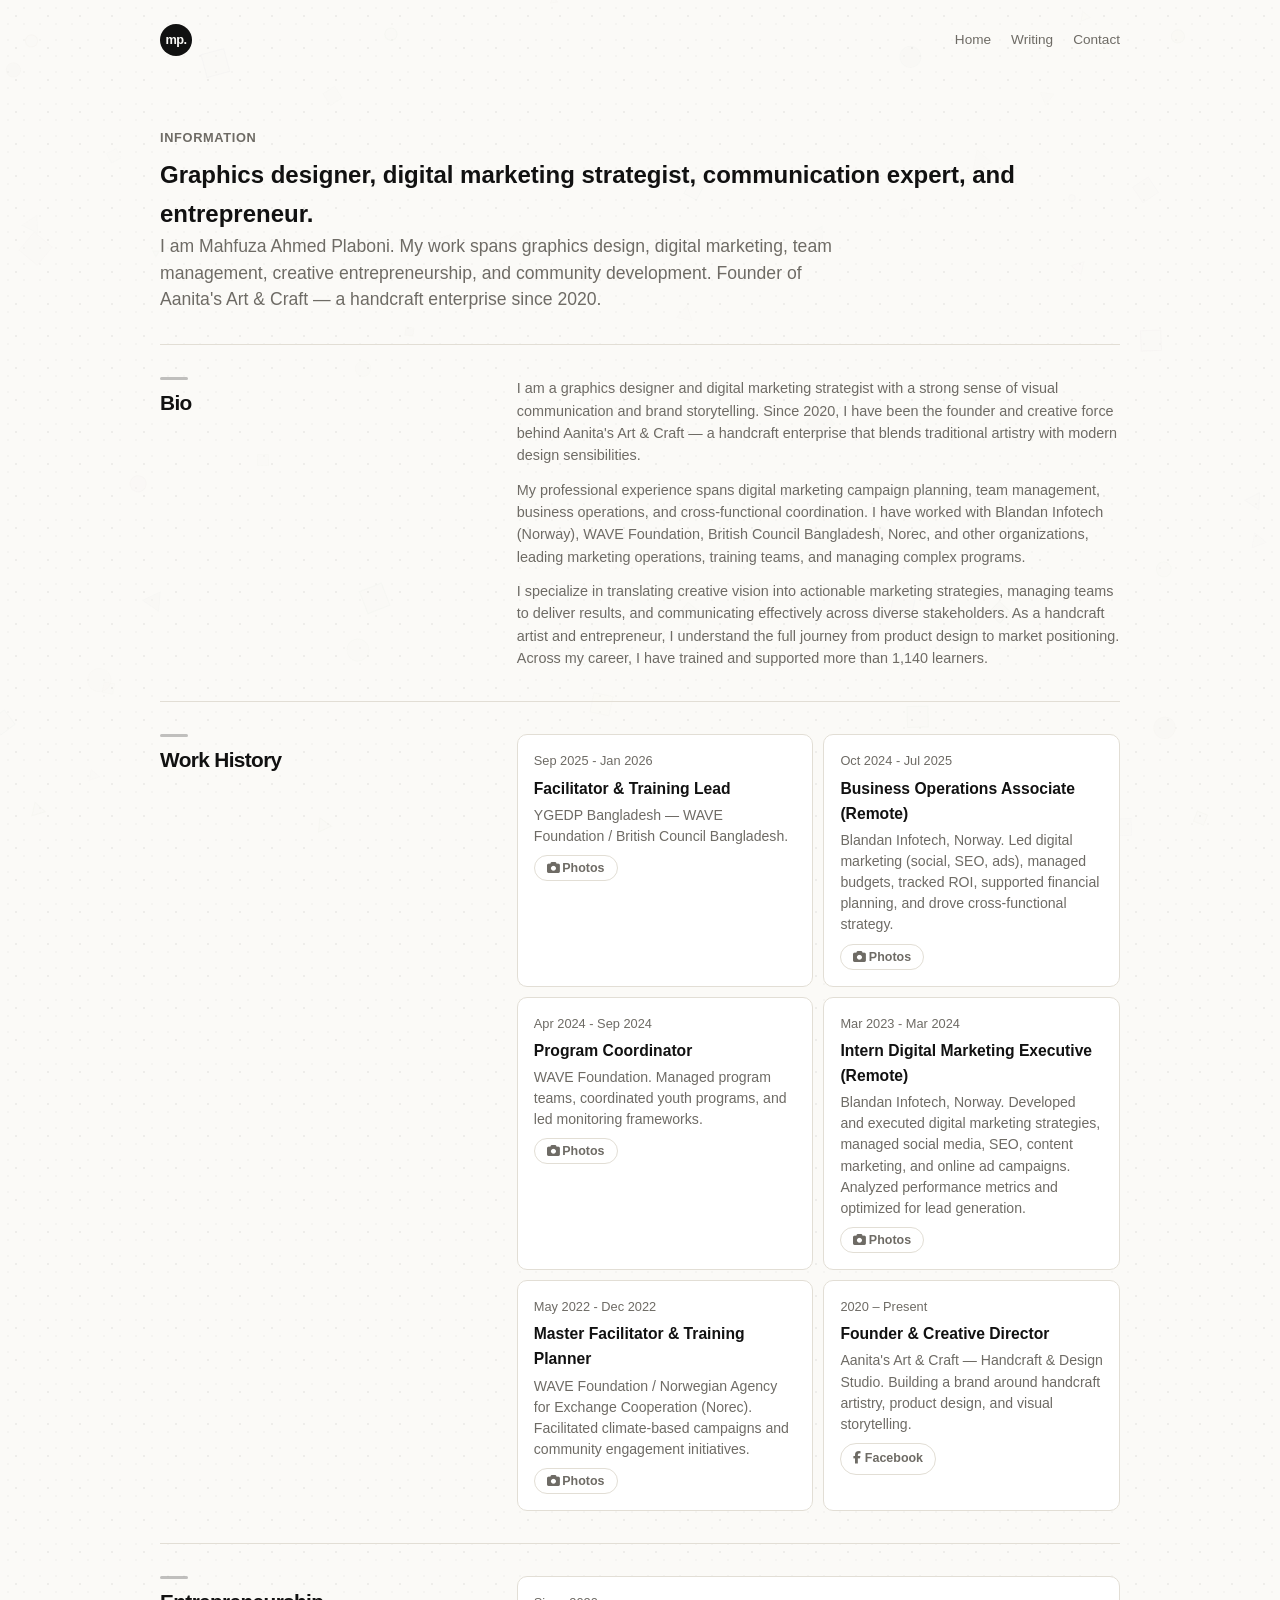
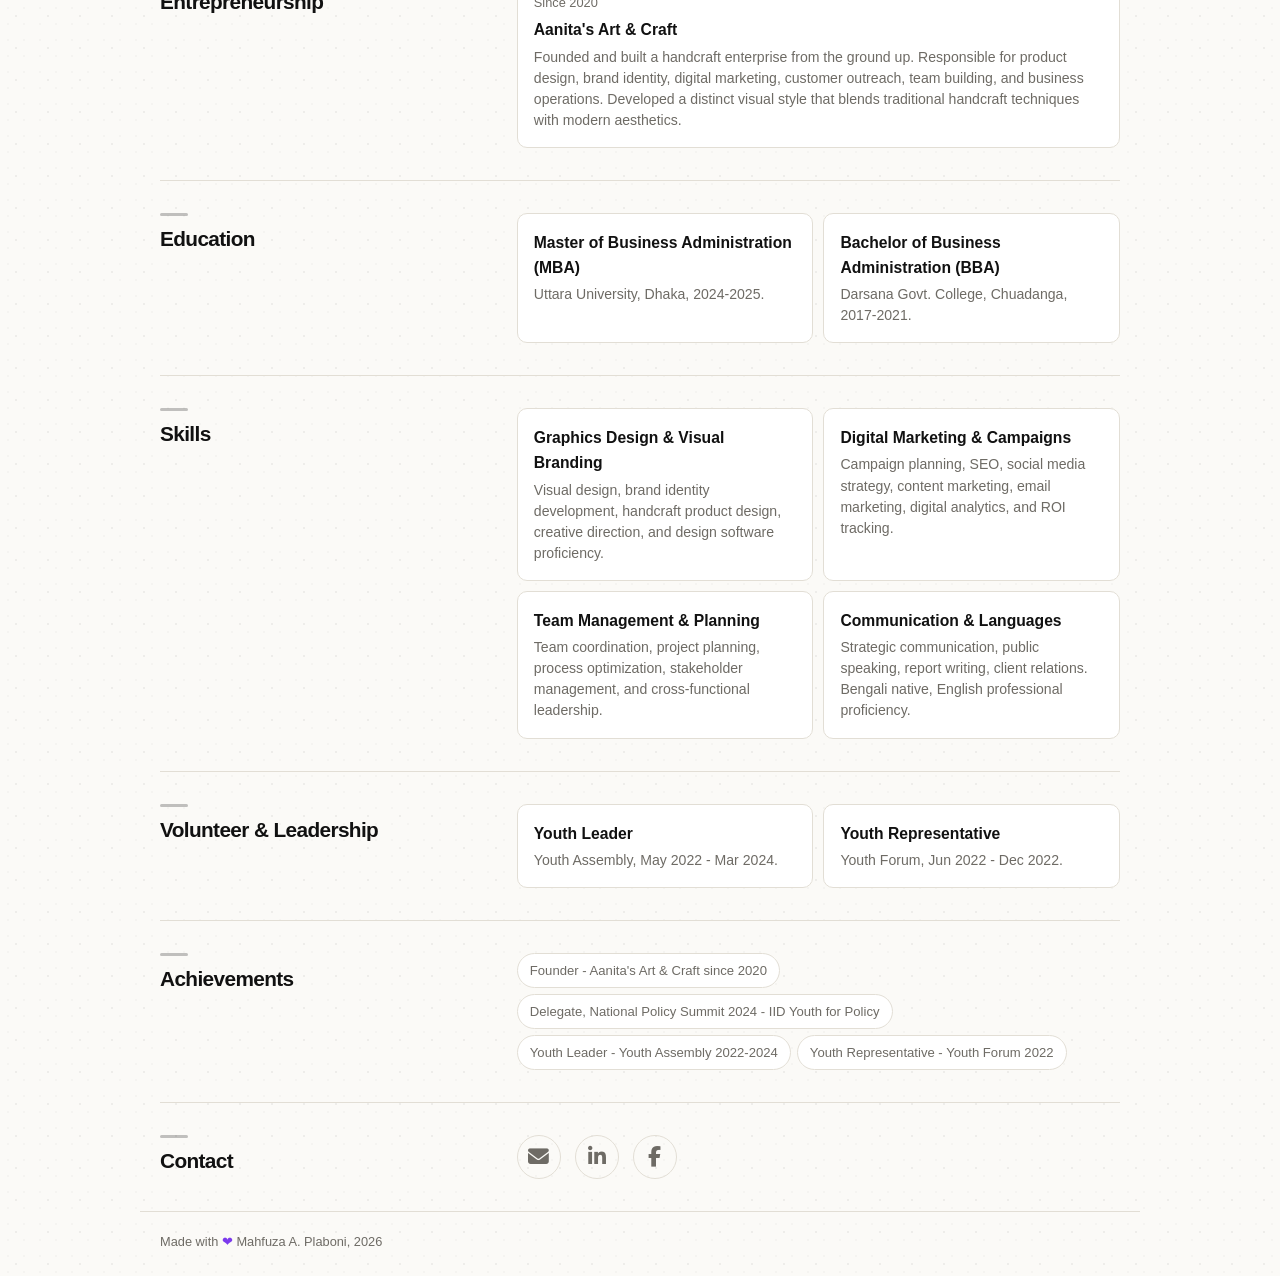
<file: info.html>
<!DOCTYPE html>
<html lang="en">
<head>
  <meta charset="UTF-8">
  <meta name="viewport" content="width=device-width, initial-scale=1.0">
  <title>Information - Mahfuza Ahmed Plaboni</title>
  <meta name="description" content="Creative Facilitator & Digital Strategist — Graphics design, digital marketing, communication, and entrepreneurship.">
  <link rel="icon" type="image/svg+xml" href="favicon.svg">
  <meta property="og:title" content="Mahfuza Ahmed Plaboni — Creative Facilitator & Digital Strategist">
  <meta property="og:description" content="Graphics design, digital marketing, communication, and entrepreneurship. Founder of Aanita's Art & Craft.">
  <meta property="og:image" content="https://mahfuzaplaboni.vercel.app/mahfuza%201.png">
  <meta property="og:image:width" content="1200">
  <meta property="og:image:height" content="630">
  <meta property="og:url" content="https://mahfuzaplaboni.vercel.app">
  <meta property="og:type" content="website">
  <meta name="twitter:card" content="summary_large_image">
  <meta name="twitter:title" content="Mahfuza Ahmed Plaboni — Creative Facilitator & Digital Strategist">
  <meta name="twitter:description" content="Graphics design, digital marketing, communication, and entrepreneurship. Founder of Aanita's Art & Craft.">
  <meta name="twitter:image" content="https://mahfuzaplaboni.vercel.app/mahfuza%201.png">
  <link rel="stylesheet" href="https://cdnjs.cloudflare.com/ajax/libs/font-awesome/6.5.1/css/all.min.css">
  <link rel="stylesheet" href="style.css">
</head>
<body>
  <canvas id="geometry-canvas"></canvas>

  <header class="site-header">
    <a class="mark" href="index.html">mp.</a>
    <nav aria-label="Primary navigation">
      <a href="info.html">Home</a>
      <a href="index.html#writing">Writing</a>
      <a href="index.html#contact">Contact</a>
    </nav>
  </header>

  <main>
    <section class="info-hero">
      <p class="page-kicker">Information</p>
      <h1>Graphics designer, digital marketing strategist, communication expert, and entrepreneur.</h1>
      <p>
        I am Mahfuza Ahmed Plaboni. My work spans graphics design, digital marketing, team management, creative entrepreneurship, and community development. Founder of Aanita's Art & Craft — a handcraft enterprise since 2020.
      </p>
    </section>

    <section class="info-section section-reveal">
      <h2>Bio</h2>
      <div class="info-copy">
        <p>
          I am a graphics designer and digital marketing strategist with a strong sense of visual communication and brand storytelling. Since 2020, I have been the founder and creative force behind Aanita's Art & Craft — a handcraft enterprise that blends traditional artistry with modern design sensibilities.
        </p>
        <p>
          My professional experience spans digital marketing campaign planning, team management, business operations, and cross-functional coordination. I have worked with Blandan Infotech (Norway), WAVE Foundation, British Council Bangladesh, Norec, and other organizations, leading marketing operations, training teams, and managing complex programs.
        </p>
        <p>
          I specialize in translating creative vision into actionable marketing strategies, managing teams to deliver results, and communicating effectively across diverse stakeholders. As a handcraft artist and entrepreneur, I understand the full journey from product design to market positioning. Across my career, I have trained and supported more than 1,140 learners.
        </p>
      </div>
    </section>

    <section class="info-section section-reveal">
      <h2>Work History</h2>
      <div class="info-grid">
        <article class="info-card">
          <span>Sep 2025 - Jan 2026</span>
          <h3>Facilitator & Training Lead</h3>
          <p>YGEDP Bangladesh &mdash; WAVE Foundation / British Council Bangladesh.</p>
          <button class="photo-btn" data-gallery="youth-green-entrepreneurship"><i class="fas fa-camera"></i> Photos</button>
        </article>
        <article class="info-card">
          <span>Oct 2024 - Jul 2025</span>
          <h3>Business Operations Associate (Remote)</h3>
          <p>Blandan Infotech, Norway. Led digital marketing (social, SEO, ads), managed budgets, tracked ROI, supported financial planning, and drove cross-functional strategy.</p>
          <button class="photo-btn" data-gallery="business-operations"><i class="fas fa-camera"></i> Photos</button>
        </article>
        <article class="info-card">
          <span>Apr 2024 - Sep 2024</span>
          <h3>Program Coordinator</h3>
          <p>WAVE Foundation. Managed program teams, coordinated youth programs, and led monitoring frameworks.</p>
          <button class="photo-btn" data-gallery="program-coordination"><i class="fas fa-camera"></i> Photos</button>
        </article>
        <article class="info-card">
          <span>Mar 2023 - Mar 2024</span>
          <h3>Intern Digital Marketing Executive (Remote)</h3>
          <p>Blandan Infotech, Norway. Developed and executed digital marketing strategies, managed social media, SEO, content marketing, and online ad campaigns. Analyzed performance metrics and optimized for lead generation.</p>
          <button class="photo-btn" data-gallery="business-operations"><i class="fas fa-camera"></i> Photos</button>
        </article>
        <article class="info-card">
          <span>May 2022 - Dec 2022</span>
          <h3>Master Facilitator & Training Planner</h3>
          <p>WAVE Foundation / Norwegian Agency for Exchange Cooperation (Norec). Facilitated climate-based campaigns and community engagement initiatives.</p>
          <button class="photo-btn" data-gallery="climate-leadership"><i class="fas fa-camera"></i> Photos</button>
        </article>
        <article class="info-card">
          <span>2020 &ndash; Present</span>
          <h3>Founder & Creative Director</h3>
          <p>Aanita's Art & Craft &mdash; Handcraft & Design Studio. Building a brand around handcraft artistry, product design, and visual storytelling.</p>
          <a href="https://www.facebook.com/Aanita.ArtCraft" target="_blank" rel="noopener" class="photo-btn"><i class="fab fa-facebook-f"></i> Facebook</a>
        </article>
      </div>
    </section>

    <section class="info-section section-reveal">
      <h2>Entrepreneurship</h2>
      <div class="info-card">
        <span>Since 2020</span>
        <h3>Aanita's Art & Craft</h3>
        <p>Founded and built a handcraft enterprise from the ground up. Responsible for product design, brand identity, digital marketing, customer outreach, team building, and business operations. Developed a distinct visual style that blends traditional handcraft techniques with modern aesthetics.</p>
      </div>
    </section>

    <section class="info-section section-reveal">
      <h2>Education</h2>
      <div class="info-grid">
        <article class="info-card">
          <h3>Master of Business Administration (MBA)</h3>
          <p>Uttara University, Dhaka, 2024-2025.</p>
        </article>
        <article class="info-card">
          <h3>Bachelor of Business Administration (BBA)</h3>
          <p>Darsana Govt. College, Chuadanga, 2017-2021.</p>
        </article>
      </div>
    </section>

    <section class="info-section section-reveal">
      <h2>Skills</h2>
      <div class="info-grid">
        <article class="info-card">
          <h3>Graphics Design & Visual Branding</h3>
          <p>Visual design, brand identity development, handcraft product design, creative direction, and design software proficiency.</p>
        </article>
        <article class="info-card">
          <h3>Digital Marketing & Campaigns</h3>
          <p>Campaign planning, SEO, social media strategy, content marketing, email marketing, digital analytics, and ROI tracking.</p>
        </article>
        <article class="info-card">
          <h3>Team Management & Planning</h3>
          <p>Team coordination, project planning, process optimization, stakeholder management, and cross-functional leadership.</p>
        </article>
        <article class="info-card">
          <h3>Communication & Languages</h3>
          <p>Strategic communication, public speaking, report writing, client relations. Bengali native, English professional proficiency.</p>
        </article>
      </div>
    </section>

    <section class="info-section section-reveal">
      <h2>Volunteer & Leadership</h2>
      <div class="info-grid">
        <article class="info-card">
          <h3>Youth Leader</h3>
          <p>Youth Assembly, May 2022 - Mar 2024.</p>
        </article>
        <article class="info-card">
          <h3>Youth Representative</h3>
          <p>Youth Forum, Jun 2022 - Dec 2022.</p>
        </article>
      </div>
    </section>

    <section class="info-section section-reveal">
      <h2>Achievements</h2>
      <div class="compact-tags">
        <span>Founder - Aanita's Art & Craft since 2020</span>
        <span>Delegate, National Policy Summit 2024 - IID Youth for Policy</span>
        <span>Youth Leader - Youth Assembly 2022-2024</span>
        <span>Youth Representative - Youth Forum 2022</span>
      </div>
    </section>

    <section class="info-section contact-block">
      <h2>Contact</h2>
      <div>
        <div class="contact-links">
          <a href="mailto:plabonimahfuza@gmail.com" aria-label="Email"><i class="fas fa-envelope"></i></a>
          <a href="https://www.linkedin.com/in/mahfuzaaplaboni/" target="_blank" rel="noopener" aria-label="LinkedIn"><i class="fab fa-linkedin-in"></i></a>
          <a href="https://facebook.com/mahfuzaaplaboni" target="_blank" rel="noopener" aria-label="Facebook"><i class="fab fa-facebook-f"></i></a>
        </div>
      </div>
    </section>
  </main>

  <footer class="site-footer">
    <span>Made with <span class="footer-love">&#10084;</span> Mahfuza A. Plaboni, 2026</span>
  </footer>

  <script src="protect.js"></script>
  <script src="geometry.js"></script>
  <script src="script.js"></script>
</body>
</html>
</file>
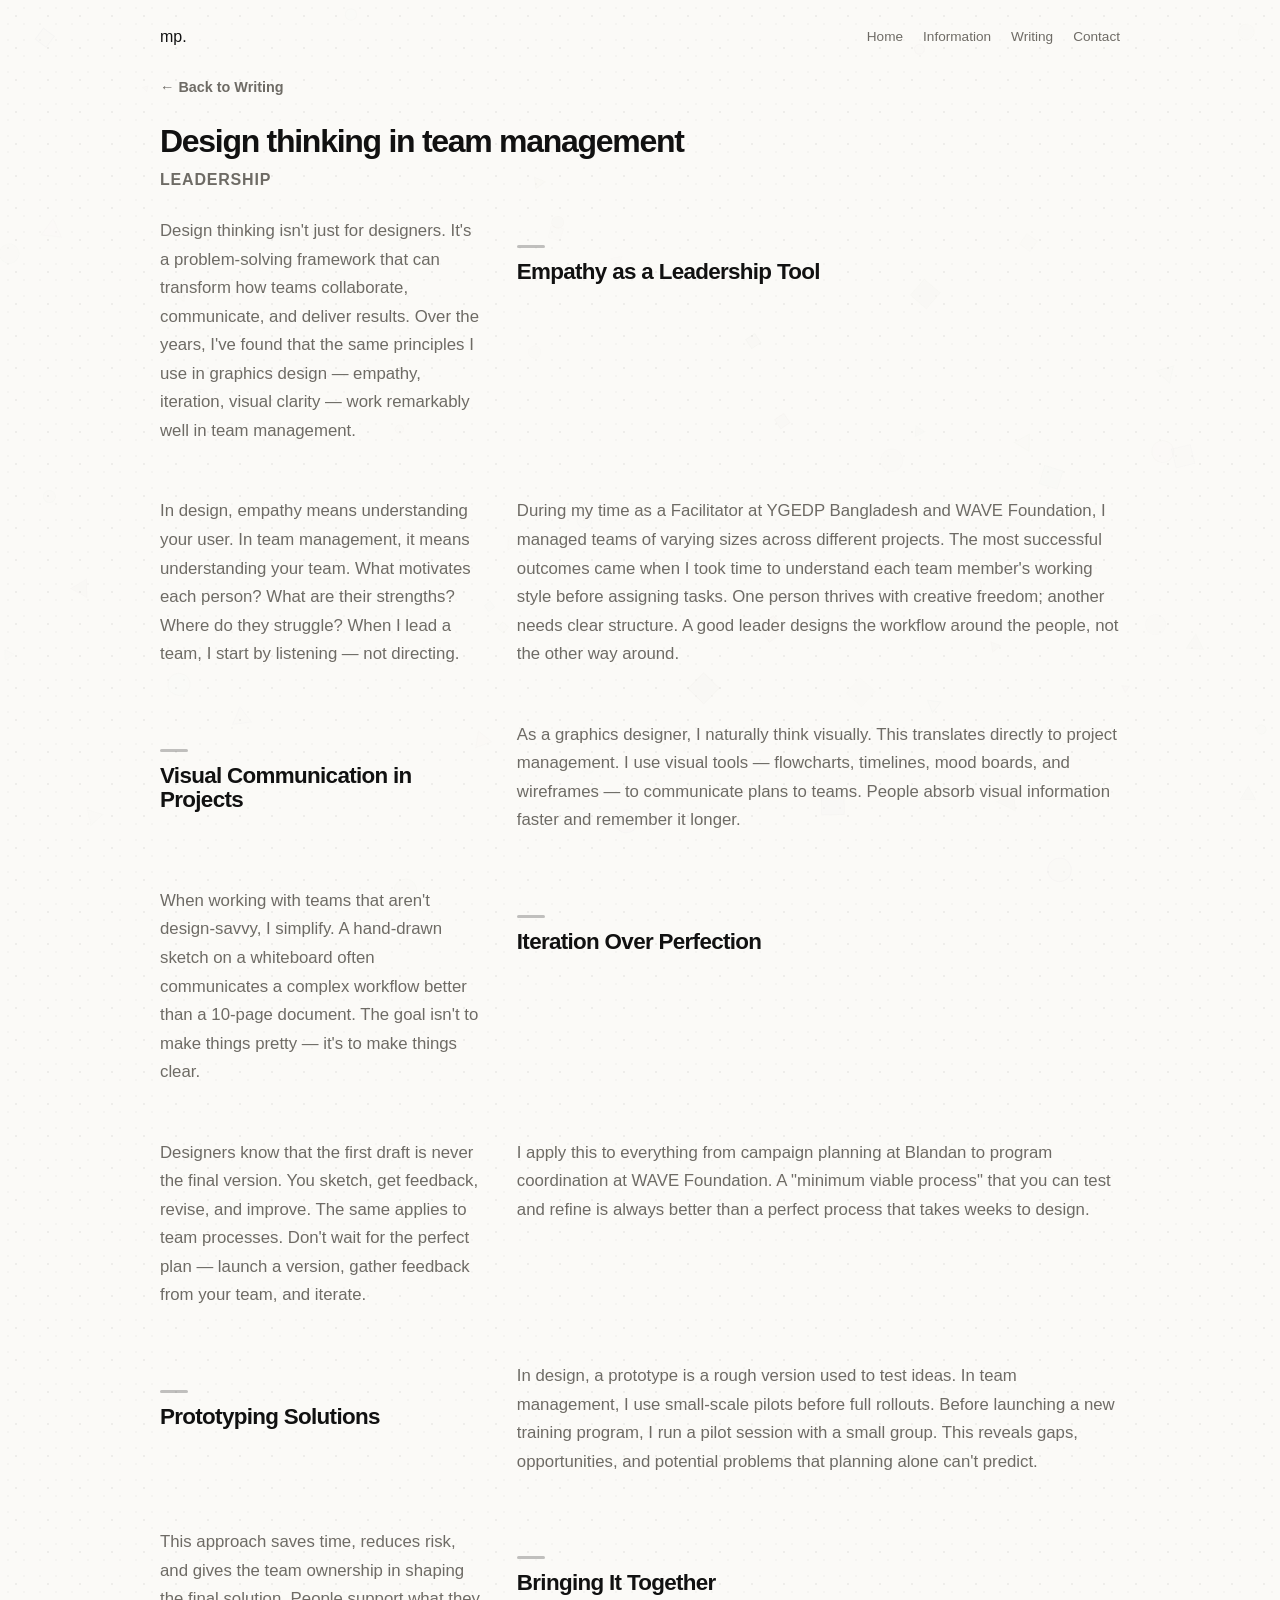
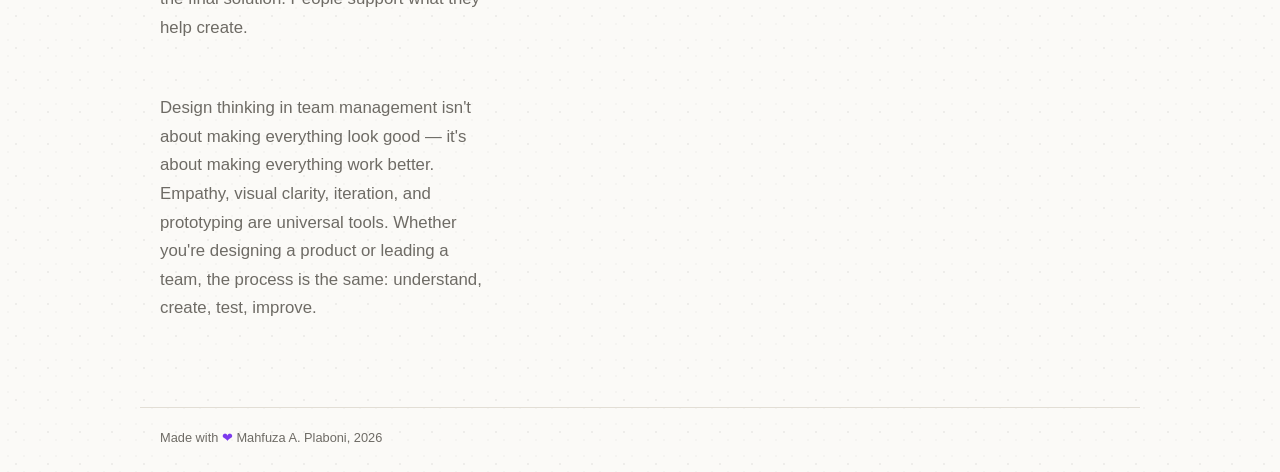
<file: writing-design-thinking.html>
<!DOCTYPE html>
<html lang="en">
<head>
  <meta charset="UTF-8">
  <meta name="viewport" content="width=device-width, initial-scale=1.0">
  <title>Design Thinking in Team Management — Mahfuza A. Plaboni</title>
  <meta name="description" content="How graphics design principles and creative workflows can improve team coordination and project outcomes.">
  <link rel="icon" type="image/svg+xml" href="favicon.svg">
  <link rel="stylesheet" href="https://cdnjs.cloudflare.com/ajax/libs/font-awesome/6.5.1/css/all.min.css">
  <link rel="stylesheet" href="style.css">
</head>
<body>
  <canvas id="geometry-canvas"></canvas>

  <header class="site-header">
    <a class="logo" href="index.html">mp.</a>
    <nav>
      <a href="index.html">Home</a>
      <a href="info.html">Information</a>
      <a href="index.html#writing" class="active">Writing</a>
      <a href="index.html#contact">Contact</a>
    </nav>
  </header>

  <main class="container">
    <section class="section">
      <a class="text-link" href="index.html#writing" style="margin-bottom:24px;display:inline-block;">&larr; Back to Writing</a>
      <h1 style="font-size:2rem;font-weight:800;letter-spacing:-0.04em;line-height:1.15;margin-bottom:8px;">Design thinking in team management</h1>
      <p class="subtitle" style="margin-bottom:24px;">Leadership</p>

      <div class="info-section" style="border:none;padding:0;">
        <p style="color:var(--muted);font-size:1.05rem;line-height:1.7;margin-bottom:20px;">
          Design thinking isn't just for designers. It's a problem-solving framework that can transform how teams collaborate, communicate, and deliver results. Over the years, I've found that the same principles I use in graphics design — empathy, iteration, visual clarity — work remarkably well in team management.
        </p>
        <h2 style="font-size:1.4rem;font-weight:700;margin-bottom:12px;margin-top:28px;">Empathy as a Leadership Tool</h2>
        <p style="color:var(--muted);font-size:1.05rem;line-height:1.7;margin-bottom:20px;">
          In design, empathy means understanding your user. In team management, it means understanding your team. What motivates each person? What are their strengths? Where do they struggle? When I lead a team, I start by listening — not directing.
        </p>
        <p style="color:var(--muted);font-size:1.05rem;line-height:1.7;margin-bottom:20px;">
          During my time as a Facilitator at YGEDP Bangladesh and WAVE Foundation, I managed teams of varying sizes across different projects. The most successful outcomes came when I took time to understand each team member's working style before assigning tasks. One person thrives with creative freedom; another needs clear structure. A good leader designs the workflow around the people, not the other way around.
        </p>
        <h2 style="font-size:1.4rem;font-weight:700;margin-bottom:12px;margin-top:28px;">Visual Communication in Projects</h2>
        <p style="color:var(--muted);font-size:1.05rem;line-height:1.7;margin-bottom:20px;">
          As a graphics designer, I naturally think visually. This translates directly to project management. I use visual tools — flowcharts, timelines, mood boards, and wireframes — to communicate plans to teams. People absorb visual information faster and remember it longer.
        </p>
        <p style="color:var(--muted);font-size:1.05rem;line-height:1.7;margin-bottom:20px;">
          When working with teams that aren't design-savvy, I simplify. A hand-drawn sketch on a whiteboard often communicates a complex workflow better than a 10-page document. The goal isn't to make things pretty — it's to make things clear.
        </p>
        <h2 style="font-size:1.4rem;font-weight:700;margin-bottom:12px;margin-top:28px;">Iteration Over Perfection</h2>
        <p style="color:var(--muted);font-size:1.05rem;line-height:1.7;margin-bottom:20px;">
          Designers know that the first draft is never the final version. You sketch, get feedback, revise, and improve. The same applies to team processes. Don't wait for the perfect plan — launch a version, gather feedback from your team, and iterate.
        </p>
        <p style="color:var(--muted);font-size:1.05rem;line-height:1.7;margin-bottom:20px;">
          I apply this to everything from campaign planning at Blandan to program coordination at WAVE Foundation. A "minimum viable process" that you can test and refine is always better than a perfect process that takes weeks to design.
        </p>
        <h2 style="font-size:1.4rem;font-weight:700;margin-bottom:12px;margin-top:28px;">Prototyping Solutions</h2>
        <p style="color:var(--muted);font-size:1.05rem;line-height:1.7;margin-bottom:20px;">
          In design, a prototype is a rough version used to test ideas. In team management, I use small-scale pilots before full rollouts. Before launching a new training program, I run a pilot session with a small group. This reveals gaps, opportunities, and potential problems that planning alone can't predict.
        </p>
        <p style="color:var(--muted);font-size:1.05rem;line-height:1.7;margin-bottom:20px;">
          This approach saves time, reduces risk, and gives the team ownership in shaping the final solution. People support what they help create.
        </p>
        <h2 style="font-size:1.4rem;font-weight:700;margin-bottom:12px;margin-top:28px;">Bringing It Together</h2>
        <p style="color:var(--muted);font-size:1.05rem;line-height:1.7;margin-bottom:20px;">
          Design thinking in team management isn't about making everything look good — it's about making everything work better. Empathy, visual clarity, iteration, and prototyping are universal tools. Whether you're designing a product or leading a team, the process is the same: understand, create, test, improve.
        </p>
      </div>
    </section>
  </main>

  <footer class="site-footer">
    <span>Made with <span class="footer-love">&#10084;</span> Mahfuza A. Plaboni, 2026</span>
  </footer>

  <script src="geometry.js"></script>
  <script src="script.js"></script>
  <script src="protect.js"></script>
</body>
</html>
</file>
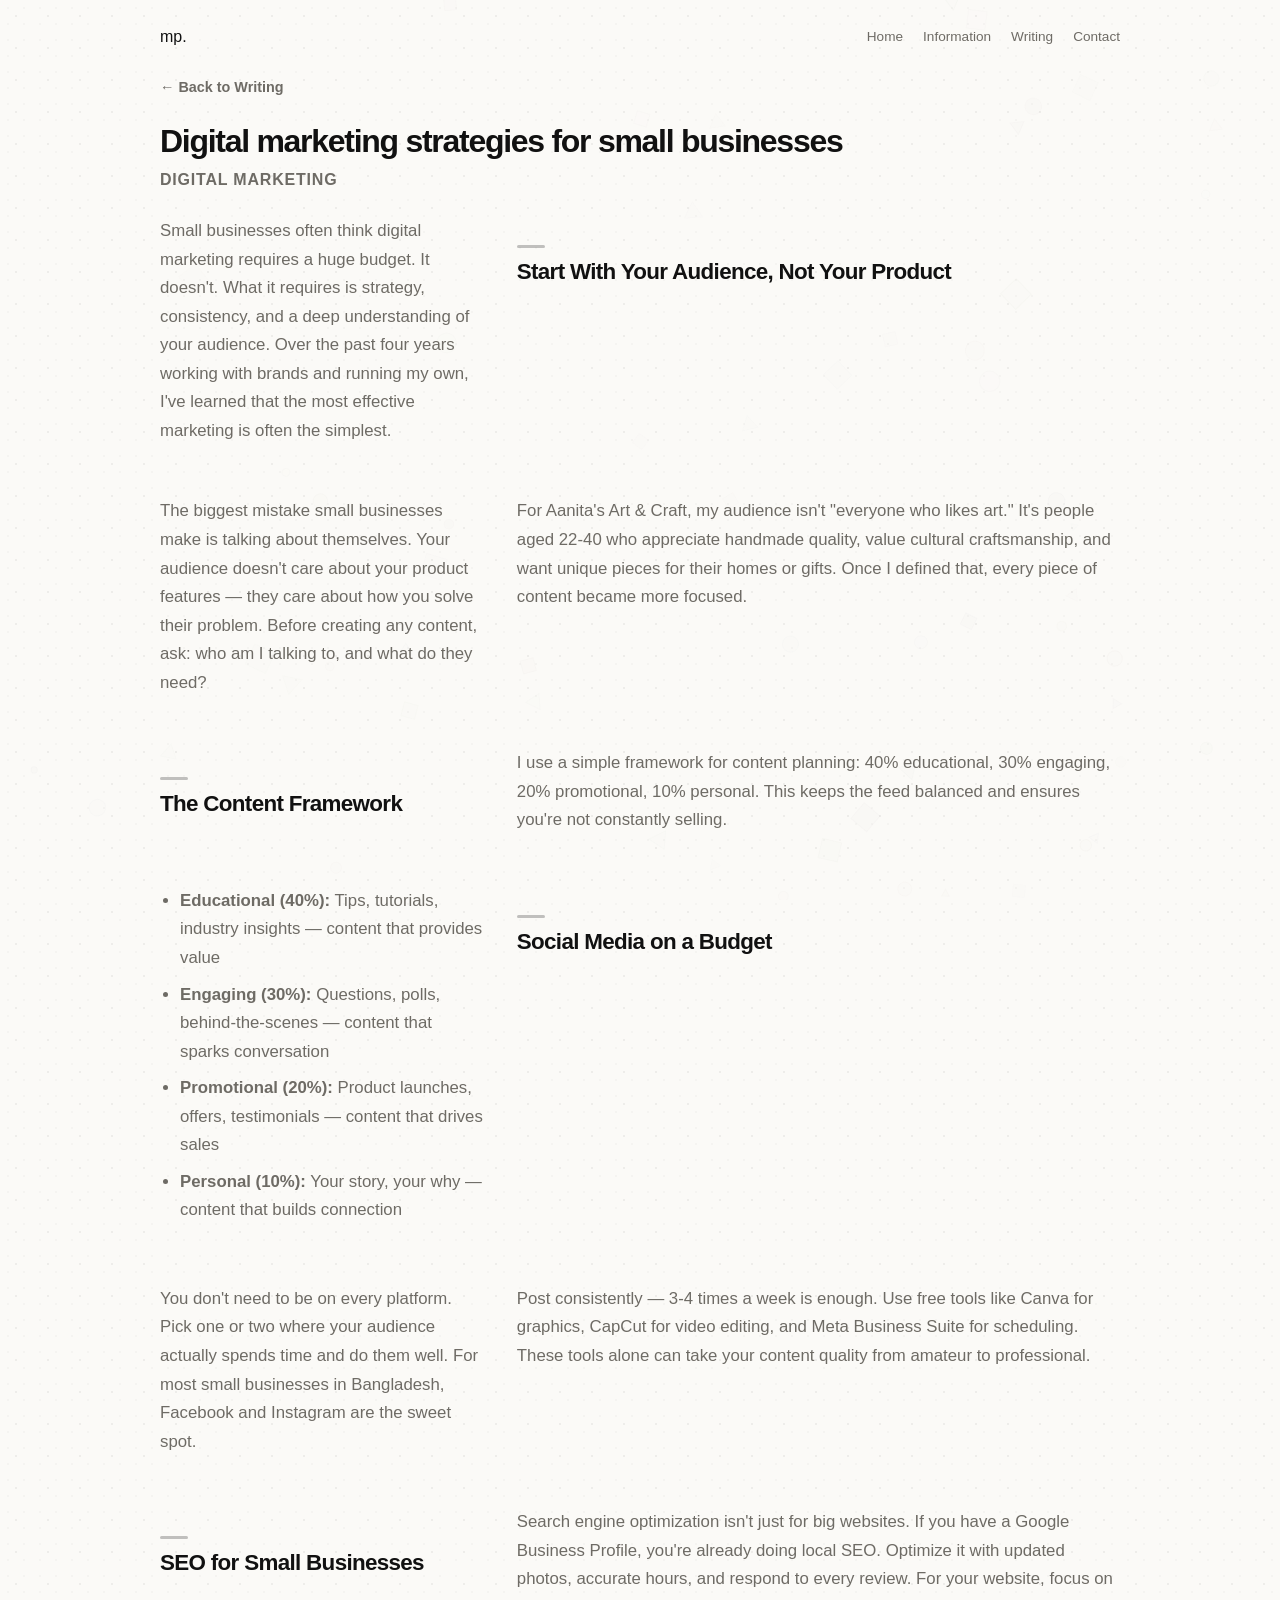
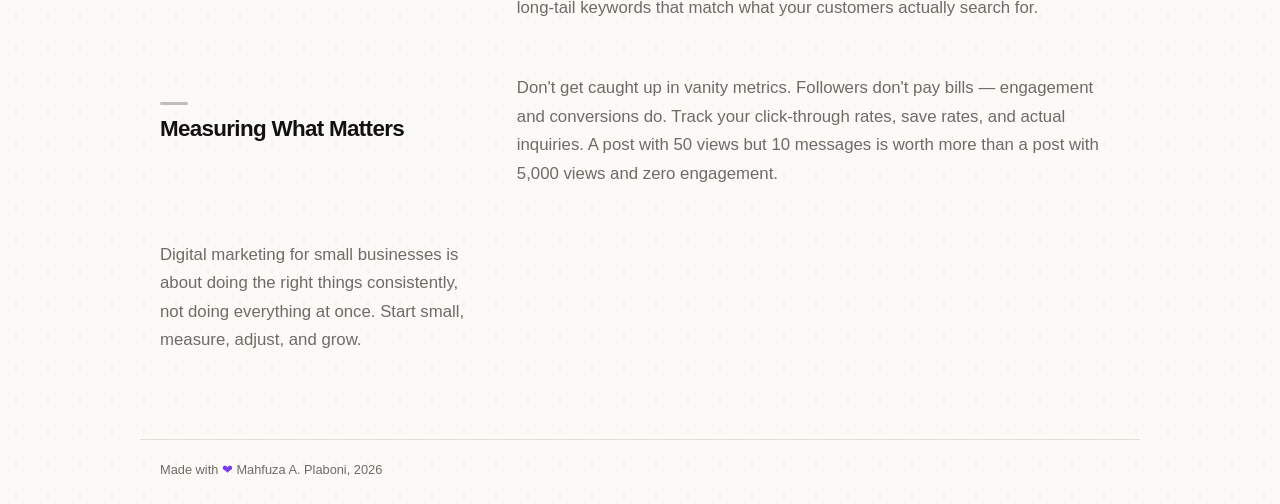
<file: writing-digital-marketing.html>
<!DOCTYPE html>
<html lang="en">
<head>
  <meta charset="UTF-8">
  <meta name="viewport" content="width=device-width, initial-scale=1.0">
  <title>Digital Marketing for Small Businesses — Mahfuza A. Plaboni</title>
  <meta name="description" content="Practical approaches to campaign planning, brand positioning, and social media growth on a budget.">
  <link rel="icon" type="image/svg+xml" href="favicon.svg">
  <link rel="stylesheet" href="https://cdnjs.cloudflare.com/ajax/libs/font-awesome/6.5.1/css/all.min.css">
  <link rel="stylesheet" href="style.css">
</head>
<body>
  <canvas id="geometry-canvas"></canvas>

  <header class="site-header">
    <a class="logo" href="index.html">mp.</a>
    <nav>
      <a href="index.html">Home</a>
      <a href="info.html">Information</a>
      <a href="index.html#writing" class="active">Writing</a>
      <a href="index.html#contact">Contact</a>
    </nav>
  </header>

  <main class="container">
    <section class="section">
      <a class="text-link" href="index.html#writing" style="margin-bottom:24px;display:inline-block;">&larr; Back to Writing</a>
      <h1 style="font-size:2rem;font-weight:800;letter-spacing:-0.04em;line-height:1.15;margin-bottom:8px;">Digital marketing strategies for small businesses</h1>
      <p class="subtitle" style="margin-bottom:24px;">Digital Marketing</p>

      <div class="info-section" style="border:none;padding:0;">
        <p style="color:var(--muted);font-size:1.05rem;line-height:1.7;margin-bottom:20px;">
          Small businesses often think digital marketing requires a huge budget. It doesn't. What it requires is strategy, consistency, and a deep understanding of your audience. Over the past four years working with brands and running my own, I've learned that the most effective marketing is often the simplest.
        </p>
        <h2 style="font-size:1.4rem;font-weight:700;margin-bottom:12px;margin-top:28px;">Start With Your Audience, Not Your Product</h2>
        <p style="color:var(--muted);font-size:1.05rem;line-height:1.7;margin-bottom:20px;">
          The biggest mistake small businesses make is talking about themselves. Your audience doesn't care about your product features — they care about how you solve their problem. Before creating any content, ask: who am I talking to, and what do they need?
        </p>
        <p style="color:var(--muted);font-size:1.05rem;line-height:1.7;margin-bottom:20px;">
          For Aanita's Art & Craft, my audience isn't "everyone who likes art." It's people aged 22-40 who appreciate handmade quality, value cultural craftsmanship, and want unique pieces for their homes or gifts. Once I defined that, every piece of content became more focused.
        </p>
        <h2 style="font-size:1.4rem;font-weight:700;margin-bottom:12px;margin-top:28px;">The Content Framework</h2>
        <p style="color:var(--muted);font-size:1.05rem;line-height:1.7;margin-bottom:20px;">
          I use a simple framework for content planning: 40% educational, 30% engaging, 20% promotional, 10% personal. This keeps the feed balanced and ensures you're not constantly selling.
        </p>
        <ul style="color:var(--muted);font-size:1.05rem;line-height:1.7;margin-bottom:20px;padding-left:20px;">
          <li style="margin-bottom:8px;"><strong>Educational (40%):</strong> Tips, tutorials, industry insights — content that provides value</li>
          <li style="margin-bottom:8px;"><strong>Engaging (30%):</strong> Questions, polls, behind-the-scenes — content that sparks conversation</li>
          <li style="margin-bottom:8px;"><strong>Promotional (20%):</strong> Product launches, offers, testimonials — content that drives sales</li>
          <li style="margin-bottom:8px;"><strong>Personal (10%):</strong> Your story, your why — content that builds connection</li>
        </ul>
        <h2 style="font-size:1.4rem;font-weight:700;margin-bottom:12px;margin-top:28px;">Social Media on a Budget</h2>
        <p style="color:var(--muted);font-size:1.05rem;line-height:1.7;margin-bottom:20px;">
          You don't need to be on every platform. Pick one or two where your audience actually spends time and do them well. For most small businesses in Bangladesh, Facebook and Instagram are the sweet spot.
        </p>
        <p style="color:var(--muted);font-size:1.05rem;line-height:1.7;margin-bottom:20px;">
          Post consistently — 3-4 times a week is enough. Use free tools like Canva for graphics, CapCut for video editing, and Meta Business Suite for scheduling. These tools alone can take your content quality from amateur to professional.
        </p>
        <h2 style="font-size:1.4rem;font-weight:700;margin-bottom:12px;margin-top:28px;">SEO for Small Businesses</h2>
        <p style="color:var(--muted);font-size:1.05rem;line-height:1.7;margin-bottom:20px;">
          Search engine optimization isn't just for big websites. If you have a Google Business Profile, you're already doing local SEO. Optimize it with updated photos, accurate hours, and respond to every review. For your website, focus on long-tail keywords that match what your customers actually search for.
        </p>
        <h2 style="font-size:1.4rem;font-weight:700;margin-bottom:12px;margin-top:28px;">Measuring What Matters</h2>
        <p style="color:var(--muted);font-size:1.05rem;line-height:1.7;margin-bottom:20px;">
          Don't get caught up in vanity metrics. Followers don't pay bills — engagement and conversions do. Track your click-through rates, save rates, and actual inquiries. A post with 50 views but 10 messages is worth more than a post with 5,000 views and zero engagement.
        </p>
        <p style="color:var(--muted);font-size:1.05rem;line-height:1.7;margin-bottom:20px;">
          Digital marketing for small businesses is about doing the right things consistently, not doing everything at once. Start small, measure, adjust, and grow.
        </p>
      </div>
    </section>
  </main>

  <footer class="site-footer">
    <span>Made with <span class="footer-love">&#10084;</span> Mahfuza A. Plaboni, 2026</span>
  </footer>

  <script src="geometry.js"></script>
  <script src="script.js"></script>
  <script src="protect.js"></script>
</body>
</html>
</file>
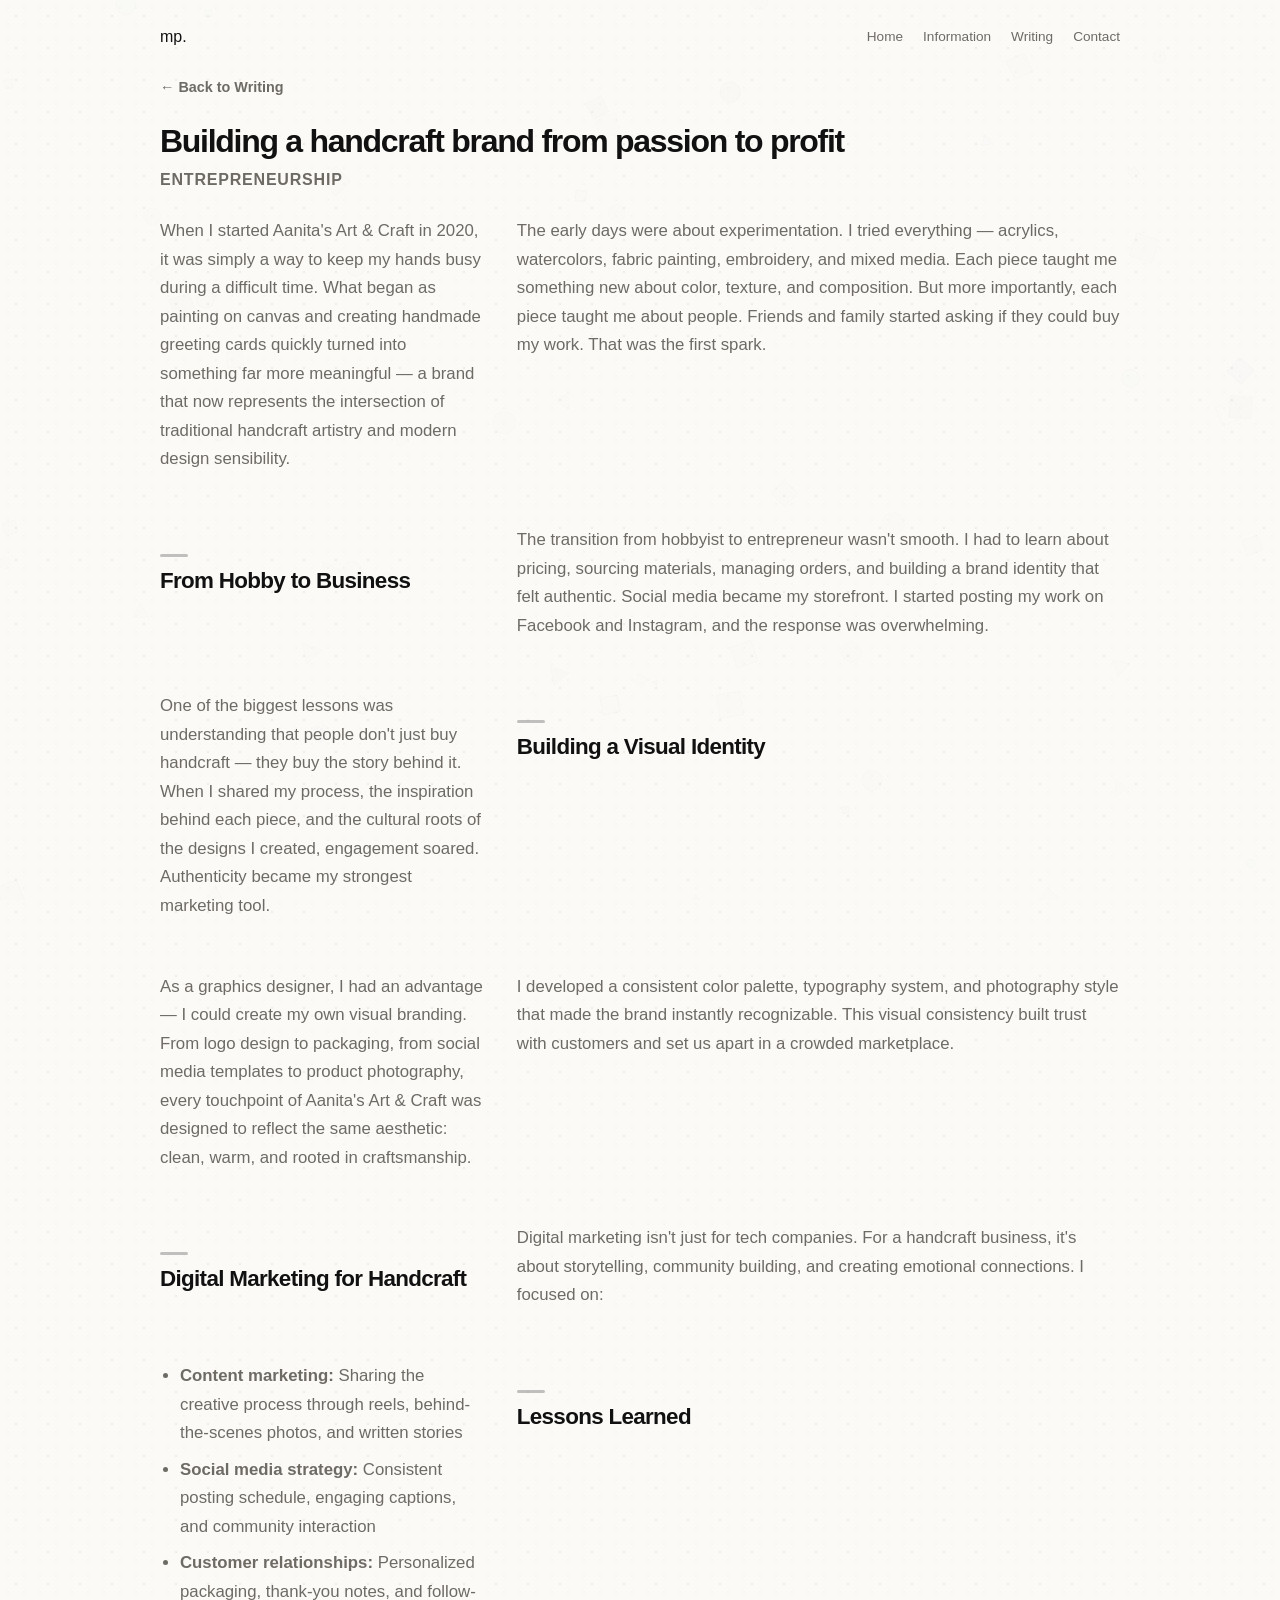
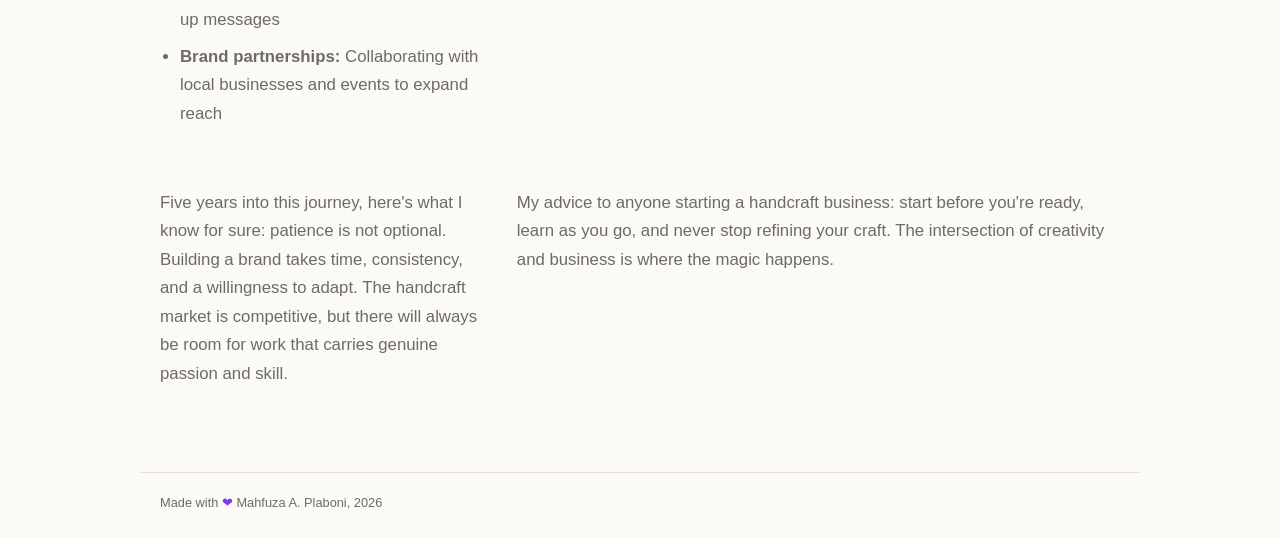
<file: writing-handcraft-brand.html>
<!DOCTYPE html>
<html lang="en">
<head>
  <meta charset="UTF-8">
  <meta name="viewport" content="width=device-width, initial-scale=1.0">
  <title>Building a Handcraft Brand — Mahfuza A. Plaboni</title>
  <meta name="description" content="How Aanita's Art & Craft grew from a creative hobby into a sustainable handcraft enterprise.">
  <link rel="icon" type="image/svg+xml" href="favicon.svg">
  <link rel="stylesheet" href="https://cdnjs.cloudflare.com/ajax/libs/font-awesome/6.5.1/css/all.min.css">
  <link rel="stylesheet" href="style.css">
</head>
<body>
  <canvas id="geometry-canvas"></canvas>

  <header class="site-header">
    <a class="logo" href="index.html">mp.</a>
    <nav>
      <a href="index.html">Home</a>
      <a href="info.html">Information</a>
      <a href="index.html#writing" class="active">Writing</a>
      <a href="index.html#contact">Contact</a>
    </nav>
  </header>

  <main class="container">
    <section class="section">
      <a class="text-link" href="index.html#writing" style="margin-bottom:24px;display:inline-block;">&larr; Back to Writing</a>
      <h1 style="font-size:2rem;font-weight:800;letter-spacing:-0.04em;line-height:1.15;margin-bottom:8px;">Building a handcraft brand from passion to profit</h1>
      <p class="subtitle" style="margin-bottom:24px;">Entrepreneurship</p>

      <div class="info-section" style="border:none;padding:0;">
        <p style="color:var(--muted);font-size:1.05rem;line-height:1.7;margin-bottom:20px;">
          When I started Aanita's Art & Craft in 2020, it was simply a way to keep my hands busy during a difficult time. What began as painting on canvas and creating handmade greeting cards quickly turned into something far more meaningful — a brand that now represents the intersection of traditional handcraft artistry and modern design sensibility.
        </p>
        <p style="color:var(--muted);font-size:1.05rem;line-height:1.7;margin-bottom:20px;">
          The early days were about experimentation. I tried everything — acrylics, watercolors, fabric painting, embroidery, and mixed media. Each piece taught me something new about color, texture, and composition. But more importantly, each piece taught me about people. Friends and family started asking if they could buy my work. That was the first spark.
        </p>
        <h2 style="font-size:1.4rem;font-weight:700;margin-bottom:12px;margin-top:28px;">From Hobby to Business</h2>
        <p style="color:var(--muted);font-size:1.05rem;line-height:1.7;margin-bottom:20px;">
          The transition from hobbyist to entrepreneur wasn't smooth. I had to learn about pricing, sourcing materials, managing orders, and building a brand identity that felt authentic. Social media became my storefront. I started posting my work on Facebook and Instagram, and the response was overwhelming.
        </p>
        <p style="color:var(--muted);font-size:1.05rem;line-height:1.7;margin-bottom:20px;">
          One of the biggest lessons was understanding that people don't just buy handcraft — they buy the story behind it. When I shared my process, the inspiration behind each piece, and the cultural roots of the designs I created, engagement soared. Authenticity became my strongest marketing tool.
        </p>
        <h2 style="font-size:1.4rem;font-weight:700;margin-bottom:12px;margin-top:28px;">Building a Visual Identity</h2>
        <p style="color:var(--muted);font-size:1.05rem;line-height:1.7;margin-bottom:20px;">
          As a graphics designer, I had an advantage — I could create my own visual branding. From logo design to packaging, from social media templates to product photography, every touchpoint of Aanita's Art & Craft was designed to reflect the same aesthetic: clean, warm, and rooted in craftsmanship.
        </p>
        <p style="color:var(--muted);font-size:1.05rem;line-height:1.7;margin-bottom:20px;">
          I developed a consistent color palette, typography system, and photography style that made the brand instantly recognizable. This visual consistency built trust with customers and set us apart in a crowded marketplace.
        </p>
        <h2 style="font-size:1.4rem;font-weight:700;margin-bottom:12px;margin-top:28px;">Digital Marketing for Handcraft</h2>
        <p style="color:var(--muted);font-size:1.05rem;line-height:1.7;margin-bottom:20px;">
          Digital marketing isn't just for tech companies. For a handcraft business, it's about storytelling, community building, and creating emotional connections. I focused on:
        </p>
        <ul style="color:var(--muted);font-size:1.05rem;line-height:1.7;margin-bottom:20px;padding-left:20px;">
          <li style="margin-bottom:8px;"><strong>Content marketing:</strong> Sharing the creative process through reels, behind-the-scenes photos, and written stories</li>
          <li style="margin-bottom:8px;"><strong>Social media strategy:</strong> Consistent posting schedule, engaging captions, and community interaction</li>
          <li style="margin-bottom:8px;"><strong>Customer relationships:</strong> Personalized packaging, thank-you notes, and follow-up messages</li>
          <li style="margin-bottom:8px;"><strong>Brand partnerships:</strong> Collaborating with local businesses and events to expand reach</li>
        </ul>
        <h2 style="font-size:1.4rem;font-weight:700;margin-bottom:12px;margin-top:28px;">Lessons Learned</h2>
        <p style="color:var(--muted);font-size:1.05rem;line-height:1.7;margin-bottom:20px;">
          Five years into this journey, here's what I know for sure: patience is not optional. Building a brand takes time, consistency, and a willingness to adapt. The handcraft market is competitive, but there will always be room for work that carries genuine passion and skill.
        </p>
        <p style="color:var(--muted);font-size:1.05rem;line-height:1.7;margin-bottom:20px;">
          My advice to anyone starting a handcraft business: start before you're ready, learn as you go, and never stop refining your craft. The intersection of creativity and business is where the magic happens.
        </p>
      </div>
    </section>
  </main>

  <footer class="site-footer">
    <span>Made with <span class="footer-love">&#10084;</span> Mahfuza A. Plaboni, 2026</span>
  </footer>

  <script src="geometry.js"></script>
  <script src="script.js"></script>
  <script src="protect.js"></script>
</body>
</html>
</file>
<file: style.css>
:root {
  --bg: #fbfaf7;
  --card: #ffffff;
  --text: #111111;
  --muted: #6e6b65;
  --border: #e2ded5;
  --green: #f2f7f1;
  --green-dot: #48a666;
  --sand: #fbf7ee;
  --sand-dot: #cca043;
  --blue: #f3f7f9;
  --blue-dot: #4b8cb6;
  --gray: #f6f5f2;
  --gray-dot: #7b7e85;
  --dot: rgba(0,0,0,0.05);
  --dot2: rgba(0,0,0,0.025);
}

* {
  box-sizing: border-box;
  margin: 0;
  padding: 0;
  -webkit-user-select: none;
  -moz-user-select: none;
  -ms-user-select: none;
  user-select: none;
}

html {
  scroll-behavior: smooth;
  -webkit-text-size-adjust: 100%;
}

body {
  -webkit-touch-callout: none;
  background-color: var(--bg);
  background-image:
    radial-gradient(circle, var(--dot) 1.2px, transparent 1.2px),
    radial-gradient(circle, var(--dot2) 1px, transparent 1px);
  background-size: 32px 32px, 16px 16px;
  color: var(--text);
  font-family: -apple-system, BlinkMacSystemFont, "Segoe UI", Roboto, Helvetica, Arial, sans-serif;
  line-height: 1.6;
  -webkit-font-smoothing: antialiased;
}

#geometry-canvas {
  position: fixed;
  top: 0;
  left: 0;
  width: 100%;
  height: 100%;
  z-index: -1;
  pointer-events: none;
  opacity: 0.4;
}

a {
  color: inherit;
  text-decoration: none;
}

.site-header,
main,
.site-footer {
  margin: 0 auto;
  max-width: 1000px;
  padding-left: 20px;
  padding-right: 20px;
  position: relative;
  z-index: 1;
}

.site-header {
  align-items: center;
  display: flex;
  justify-content: space-between;
  padding-bottom: 24px;
  padding-top: 24px;
}

.mark {
  align-items: center;
  background: var(--text);
  border-radius: 50%;
  color: var(--bg);
  display: inline-flex;
  font-size: 0.8rem;
  font-weight: 700;
  height: 32px;
  width: 32px;
  justify-content: center;
  letter-spacing: -0.04em;
}

nav {
  display: flex;
  gap: 20px;
}

nav a {
  color: var(--muted);
  font-size: 0.85rem;
  font-weight: 500;
  transition: color 0.25s cubic-bezier(0.22, 1, 0.36, 1);
}

nav a:hover,
.text-link:hover,
.post:hover h3,
.contact-links a:hover {
  color: var(--text);
}

.hero {
  padding: 48px 0 64px;
}

.hero-grid {
  display: grid;
  align-items: center;
  gap: 40px;
  grid-template-columns: 1.2fr 0.8fr;
}

.hero-image {
  display: flex;
  justify-content: center;
  align-items: center;
  position: relative;
}

.hero-image::before {
  content: '';
  position: absolute;
  width: 256px;
  height: 256px;
  border-radius: 50%;
  border: 1.5px dashed var(--muted);
  opacity: 0;
  animation: ringFadeIn 0.6s ease-out 0.3s forwards, spinRing 30s linear infinite;
}

.hero-image::after {
  content: '';
  position: absolute;
  width: 232px;
  height: 232px;
  border-radius: 50%;
  border: 1px solid var(--border);
  opacity: 0;
  animation: ringFadeIn 0.6s ease-out 0.2s forwards;
}

.profile-photo {
  width: 200px;
  height: 200px;
  border-radius: 50%;
  object-fit: cover;
  filter: grayscale(0.3) contrast(1.05);
  position: relative;
  z-index: 1;
  opacity: 0;
  animation: photoEntrance 0.8s cubic-bezier(0.22, 1, 0.36, 1) 0.1s forwards;
  transition: transform 0.5s cubic-bezier(0.22, 1, 0.36, 1),
              filter 0.5s ease,
              box-shadow 0.5s ease;
}

.profile-photo:hover {
  transform: scale(1.06) rotate(-2deg);
  filter: grayscale(0) contrast(1);
  box-shadow: 0 0 0 2px var(--text);
}

@keyframes photoEntrance {
  0% { opacity: 0; transform: scale(0.85) rotate(-6deg); }
  100% { opacity: 1; transform: scale(1) rotate(0deg); }
}

@keyframes ringFadeIn {
  0% { opacity: 0; }
  100% { opacity: 0.35; }
}

@keyframes spinRing {
  to { transform: rotate(360deg); }
}

.hero-text h1 {
  font-size: clamp(2.2rem, 5vw, 3.8rem);
  font-weight: 800;
  letter-spacing: -0.05em;
  line-height: 1.05;
  margin-bottom: 12px;
}

.hero-title {
  white-space: nowrap;
}

.hero-title br {
  display: block;
}

@media (max-width: 600px) {
  .hero-title {
    white-space: normal;
  }
}

.subtitle {
  color: var(--muted);
  font-size: 1rem;
  font-weight: 600;
  margin-bottom: 16px;
  text-transform: uppercase;
  letter-spacing: 0.05em;
}

.intro-paragraph {
  color: var(--muted);
  font-size: 1.05rem;
  line-height: 1.55;
  margin-bottom: 20px;
  max-width: 520px;
}

.text-link {
  color: var(--muted);
  font-size: 0.9rem;
  font-weight: 700;
  transition: color 0.25s cubic-bezier(0.22, 1, 0.36, 1);
}

@keyframes fadeUp {
  from { opacity: 0; transform: translateY(14px); }
  to   { opacity: 1; transform: translateY(0); }
}

main {
  animation: fadeUp 0.5s cubic-bezier(0.22, 1, 0.36, 1) both;
}

.section-reveal {
  opacity: 0;
  transform: translateY(24px);
  transition: opacity 0.45s cubic-bezier(0.22, 1, 0.36, 1), transform 0.45s cubic-bezier(0.22, 1, 0.36, 1);
}
.section-reveal.visible {
  opacity: 1;
  transform: translateY(0);
}
@media (prefers-reduced-motion: reduce) {
  .section-reveal { opacity: 1; transform: none; }
  main { animation: none; }
}

.metrics {
  border-bottom: 1px solid var(--border);
  border-top: 1px solid var(--border);
  display: grid;
  gap: 16px;
  grid-template-columns: repeat(3, 1fr);
  margin-bottom: 56px;
  padding: 18px 0;
}

.metric-item strong {
  display: block;
  font-size: 1.8rem;
  letter-spacing: -0.05em;
  line-height: 1.1;
  color: var(--text);
}

.metric-item span {
  color: var(--muted);
  display: block;
  font-size: 0.82rem;
  margin-top: 4px;
}

.section {
  padding-bottom: 64px;
}

.section-head {
  align-items: flex-end;
  display: flex;
  gap: 20px;
  justify-content: space-between;
  margin-bottom: 24px;
}

h2 {
  font-size: 1.6rem;
  font-weight: 750;
  letter-spacing: -0.04em;
  line-height: 1.1;
}

.section-head h2::before,
.info-section > h2::before {
  content: '';
  display: block;
  width: 28px;
  height: 3px;
  background: var(--text);
  border-radius: 2px;
  margin-bottom: 12px;
  opacity: 0.25;
}

.section-head p {
  color: var(--muted);
  font-size: 0.85rem;
  line-height: 1.5;
  max-width: 380px;
}

.chain {
  position: relative;
  padding-left: 54px;
}

.chain::before {
  content: '';
  position: absolute;
  left: 18px;
  top: 0;
  bottom: 0;
  width: 2px;
  background: var(--border);
}

.chain-item {
  position: relative;
  display: grid;
  grid-template-columns: 50px auto 1fr;
  gap: 10px;
  align-items: center;
  padding: 8px 0;
}

.chain-year {
  color: var(--muted);
  font-size: 0.75rem;
  font-weight: 700;
  text-align: right;
  letter-spacing: -0.02em;
}

.chain-node {
  width: 10px;
  height: 10px;
  border-radius: 50%;
  position: relative;
  z-index: 1;
  justify-self: center;
  box-shadow: 0 0 0 3px var(--bg);
}

.chain-node.green { background: var(--green-dot); }
.chain-node.sand { background: var(--sand-dot); }
.chain-node.blue { background: var(--blue-dot); }
.chain-node.gray { background: var(--gray-dot); }

.chain-body {
  background: var(--card);
  border: 1px solid var(--border);
  border-radius: 8px;
  padding: 8px 12px;
  display: flex;
  align-items: center;
  gap: 8px;
  transition: border-color 0.25s cubic-bezier(0.22, 1, 0.36, 1);
}

.chain-body:hover {
  border-color: #bbb;
}

.chain-body h3 {
  font-size: 0.88rem;
  font-weight: 700;
  letter-spacing: -0.01em;
  flex: 1;
}

.chain-org {
  color: var(--muted);
  font-size: 0.8rem;
  flex: 1;
}

.chain .photo-btn {
  margin-top: 0;
  padding: 3px 8px;
  font-size: 0.72rem;
  flex-shrink: 0;
}

.split-section {
  border-top: 1px solid var(--border);
  display: grid;
  gap: 32px;
  grid-template-columns: 0.7fr 1.3fr;
  padding-top: 28px;
}

.stack-list {
  display: grid;
  gap: 8px;
}

.stack-list p {
  background: var(--card);
  border: 1px solid var(--border);
  border-radius: 8px;
  color: var(--muted);
  font-size: 0.88rem;
  line-height: 1.5;
  padding: 10px 14px;
}

.stack-list.detailed p {
  color: var(--muted);
}

.stack-list strong {
  color: var(--text);
}

.post {
  border-top: 1px solid var(--border);
  display: grid;
  gap: 14px;
  grid-template-columns: 1.1fr 0.4fr 1.1fr;
  padding: 16px 0;
  transition: opacity 0.25s cubic-bezier(0.22, 1, 0.36, 1);
}

.post:last-child {
  border-bottom: 1px solid var(--border);
}

.post:hover {
  opacity: 0.75;
}

.post h3 {
  font-size: 1.05rem;
  font-weight: 700;
  letter-spacing: -0.02em;
  line-height: 1.2;
}

.post .category {
  color: var(--muted);
  font-size: 0.8rem;
  font-weight: 600;
}

.post p {
  color: var(--muted);
  font-size: 0.88rem;
  line-height: 1.45;
}

.contact {
  border-top: 1px solid var(--border);
  padding-top: 28px;
}

.contact h2 {
  margin-bottom: 8px;
}

.contact p {
  color: var(--muted);
  font-size: 0.9rem;
  margin-bottom: 14px;
}

.contact-links {
  display: flex;
  flex-wrap: wrap;
  gap: 14px;
}

.contact-links a {
  color: var(--muted);
  font-size: 1.3rem;
  width: 44px;
  height: 44px;
  display: inline-flex;
  align-items: center;
  justify-content: center;
  border: 1px solid var(--border);
  border-radius: 50%;
  transition: color 0.25s cubic-bezier(0.22, 1, 0.36, 1), border-color 0.25s cubic-bezier(0.22, 1, 0.36, 1), background 0.25s cubic-bezier(0.22, 1, 0.36, 1);
}

.contact-links a:hover {
  color: var(--text);
  border-color: #bbb;
  background: var(--card);
}

.site-footer {
  border-top: 1px solid var(--border);
  color: var(--muted);
  font-size: 0.8rem;
  padding-bottom: 24px;
  padding-top: 20px;
}

.footer-love {
  color: #7c3aed;
}

.photo-btn {
  display: inline-block;
  margin-top: 8px;
  padding: 5px 12px;
  font-size: 0.78rem;
  font-weight: 600;
  border-radius: 999px;
  border: 1px solid var(--border);
  background: transparent;
  color: var(--muted);
  cursor: pointer;
  transition: border-color 0.25s cubic-bezier(0.22, 1, 0.36, 1), color 0.25s cubic-bezier(0.22, 1, 0.36, 1), background 0.25s cubic-bezier(0.22, 1, 0.36, 1);
}
.photo-btn:hover {
  border-color: #bbb;
  color: var(--text);
  background: var(--card);
}

.gallery-modal {
  display: flex;
  align-items: center;
  justify-content: center;
  position: fixed;
  inset: 0;
  background: rgba(0, 0, 0, 0.85);
  z-index: 9999;
  opacity: 0;
  pointer-events: none;
  transition: opacity 0.28s cubic-bezier(0.22, 1, 0.36, 1);
}
.gallery-modal.active {
  opacity: 1;
  pointer-events: auto;
}
.gallery-content {
  position: relative;
  max-width: 90vw;
  max-height: 90vh;
  display: flex;
  align-items: center;
  justify-content: center;
}
.gallery-content img {
  max-width: 90vw;
  max-height: 85vh;
  border-radius: 8px;
  box-shadow: 0 4px 30px rgba(0,0,0,0.4);
  -webkit-user-drag: none;
  pointer-events: none;
}
.gallery-empty {
  color: #fff;
  font-size: 1.1rem;
  text-align: center;
  padding: 40px;
}
.gallery-empty p {
  margin-top: 8px;
  font-size: 0.9rem;
  opacity: 0.6;
}
.gallery-close {
  position: fixed;
  top: 20px;
  right: 28px;
  background: none;
  border: none;
  color: #fff;
  font-size: 2rem;
  cursor: pointer;
  opacity: 0.7;
  transition: opacity 0.25s cubic-bezier(0.22, 1, 0.36, 1);
  z-index: 10000;
}
.gallery-close:hover {
  opacity: 1;
}
.gallery-nav {
  position: fixed;
  top: 50%;
  transform: translateY(-50%);
  background: rgba(255,255,255,0.1);
  border: none;
  color: #fff;
  font-size: 1.8rem;
  padding: 12px 16px;
  cursor: pointer;
  border-radius: 8px;
  transition: background 0.25s cubic-bezier(0.22, 1, 0.36, 1);
  z-index: 10000;
}
.gallery-nav:hover {
  background: rgba(255,255,255,0.2);
}
.gallery-prev { left: 20px; }
.gallery-next { right: 20px; }
.gallery-counter {
  position: fixed;
  bottom: 24px;
  left: 50%;
  transform: translateX(-50%);
  color: rgba(255,255,255,0.6);
  font-size: 0.85rem;
  z-index: 10000;
}

.info-hero {
  padding: 48px 0 32px;
}

.page-kicker {
  color: var(--muted);
  font-size: 0.8rem;
  font-weight: 700;
  text-transform: uppercase;
  letter-spacing: 0.05em;
  margin-bottom: 8px;
}

.info-hero p:last-child {
  color: var(--muted);
  font-size: 1.1rem;
  line-height: 1.5;
  max-width: 680px;
}

.info-section {
  border-top: 1px solid var(--border);
  display: grid;
  gap: 32px;
  grid-template-columns: 0.7fr 1.3fr;
  padding: 32px 0;
}

.info-section h2 {
  font-size: 1.3rem;
  font-weight: 750;
  letter-spacing: -0.03em;
}

.info-copy {
  color: var(--muted);
  display: grid;
  gap: 12px;
  font-size: 0.9rem;
  line-height: 1.55;
}

.info-copy strong {
  color: var(--text);
}

.info-card {
  background: var(--card);
  border: 1px solid var(--border);
  border-radius: 10px;
  padding: 16px;
}

.info-card span {
  color: var(--muted);
  display: block;
  font-size: 0.8rem;
  margin-bottom: 4px;
}

.info-card h3 {
  font-size: 0.98rem;
  font-weight: 700;
  margin-bottom: 4px;
}

.info-card p,
.info-card li {
  color: var(--muted);
  font-size: 0.88rem;
  line-height: 1.5;
}

.info-card ul {
  margin: 10px 0 0;
  padding-left: 14px;
}

.info-card li {
  margin-bottom: 6px;
}

.info-grid {
  display: grid;
  gap: 10px;
  grid-template-columns: repeat(2, 1fr);
}

.compact-tags {
  display: flex;
  flex-wrap: wrap;
  gap: 6px;
}

.compact-tags span {
  background: var(--card);
  border: 1px solid var(--border);
  border-radius: 999px;
  color: var(--muted);
  font-size: 0.82rem;
  padding: 6px 12px;
}

.contact-block p {
  color: var(--muted);
  font-size: 0.9rem;
  line-height: 1.5;
}

@media (max-width: 760px) {
  .site-header {
    align-items: flex-start;
    flex-direction: column;
    gap: 12px;
    padding-top: 16px;
  }

  nav {
    gap: 14px;
    overflow-x: auto;
    padding-bottom: 4px;
    width: 100%;
  }

  .hero {
    padding: 24px 0 36px;
  }

  .hero-grid {
    grid-template-columns: 1fr;
    gap: 24px;
  }

  .hero-text h1 {
    font-size: 2.2rem;
  }

  .profile-photo {
    width: 140px;
    height: 140px;
  }

  .hero-image::before {
    width: 176px;
    height: 176px;
  }

  .hero-image::after {
    width: 158px;
    height: 158px;
  }

  .metrics {
    grid-template-columns: 1fr;
    gap: 12px;
    margin-bottom: 36px;
    padding: 12px 0;
  }

  .section {
    padding-bottom: 36px;
  }

  .section-head {
    align-items: start;
    flex-direction: column;
    gap: 6px;
    margin-bottom: 16px;
  }

  .project-grid,
  .split-section,
  .post,
  .info-section,
  .info-grid {
    grid-template-columns: 1fr;
    gap: 14px;
  }

  .post {
    gap: 6px;
    padding: 12px 0;
  }

  .contact-links a {
    width: 40px;
    height: 40px;
    font-size: 1.1rem;
  }

  #geometry-canvas {
    opacity: 0.3;
  }

  .contact-section {
    text-align: center;
  }
}

@media (min-width: 761px) and (max-width: 1024px) {
  .hero-text h1 {
    font-size: clamp(2rem, 4vw, 3rem);
  }

  .profile-photo {
    width: 160px;
    height: 160px;
  }

  .hero-image::before {
    width: 196px;
    height: 196px;
  }

  .hero-image::after {
    width: 178px;
    height: 178px;
  }
}

@media (min-width: 1025px) {
  .hero-text h1 {
    font-size: clamp(2.5rem, 5vw, 3.8rem);
  }
}
</file>
